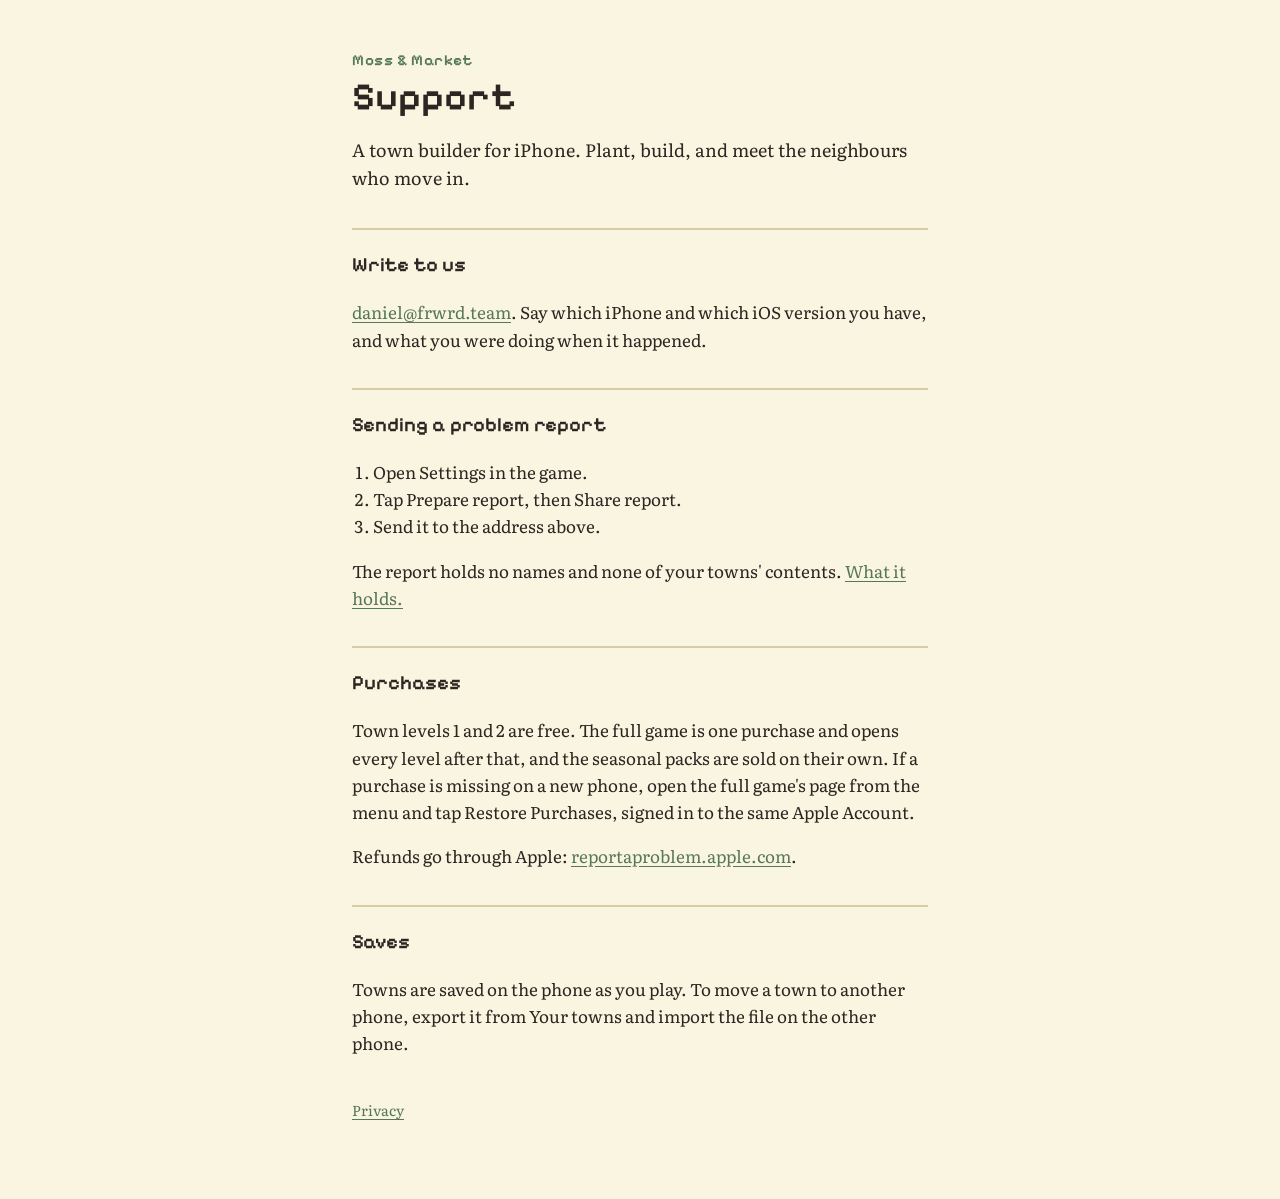
<file: index.html>
<!doctype html>
<html lang="en">
<head>
<meta charset="utf-8">
<meta name="viewport" content="width=device-width, initial-scale=1">
<title>Moss &amp; Market support</title>
<meta name="description" content="Help with Moss & Market: purchases, saves and problem reports.">
<link rel="preconnect" href="https://fonts.googleapis.com">
<link rel="preconnect" href="https://fonts.gstatic.com" crossorigin>
<link href="https://fonts.googleapis.com/css2?family=Pixelify+Sans:wght@500;600&family=Literata:opsz,wght@7..72,400;7..72,600&display=swap" rel="stylesheet">
<link rel="stylesheet" href="style.css">
</head>
<body>
<main>
  <p class="eyebrow">Moss &amp; Market</p>
  <h1>Support</h1>
  <p class="lede">A town builder for iPhone. Plant, build, and meet the neighbours who move in.</p>

  <h2>Write to us</h2>
  <p><a href="mailto:daniel@frwrd.team">daniel@frwrd.team</a>. Say which iPhone and which iOS version you have, and what you were doing when it happened.</p>

  <h2>Sending a problem report</h2>
  <ol>
    <li>Open Settings in the game.</li>
    <li>Tap Prepare report, then Share report.</li>
    <li>Send it to the address above.</li>
  </ol>
  <p>The report holds no names and none of your towns' contents. <a href="privacy.html">What it holds.</a></p>

  <h2>Purchases</h2>
  <p>Town levels 1 and 2 are free. The full game is one purchase and opens every level after that, and the seasonal packs are sold on their own. If a purchase is missing on a new phone, open the full game's page from the menu and tap Restore Purchases, signed in to the same Apple Account.</p>
  <p>Refunds go through Apple: <a href="https://reportaproblem.apple.com">reportaproblem.apple.com</a>.</p>

  <h2>Saves</h2>
  <p>Towns are saved on the phone as you play. To move a town to another phone, export it from Your towns and import the file on the other phone.</p>

  <p class="meta"><a href="privacy.html">Privacy</a></p>
</main>
</body>
</html>
</file>
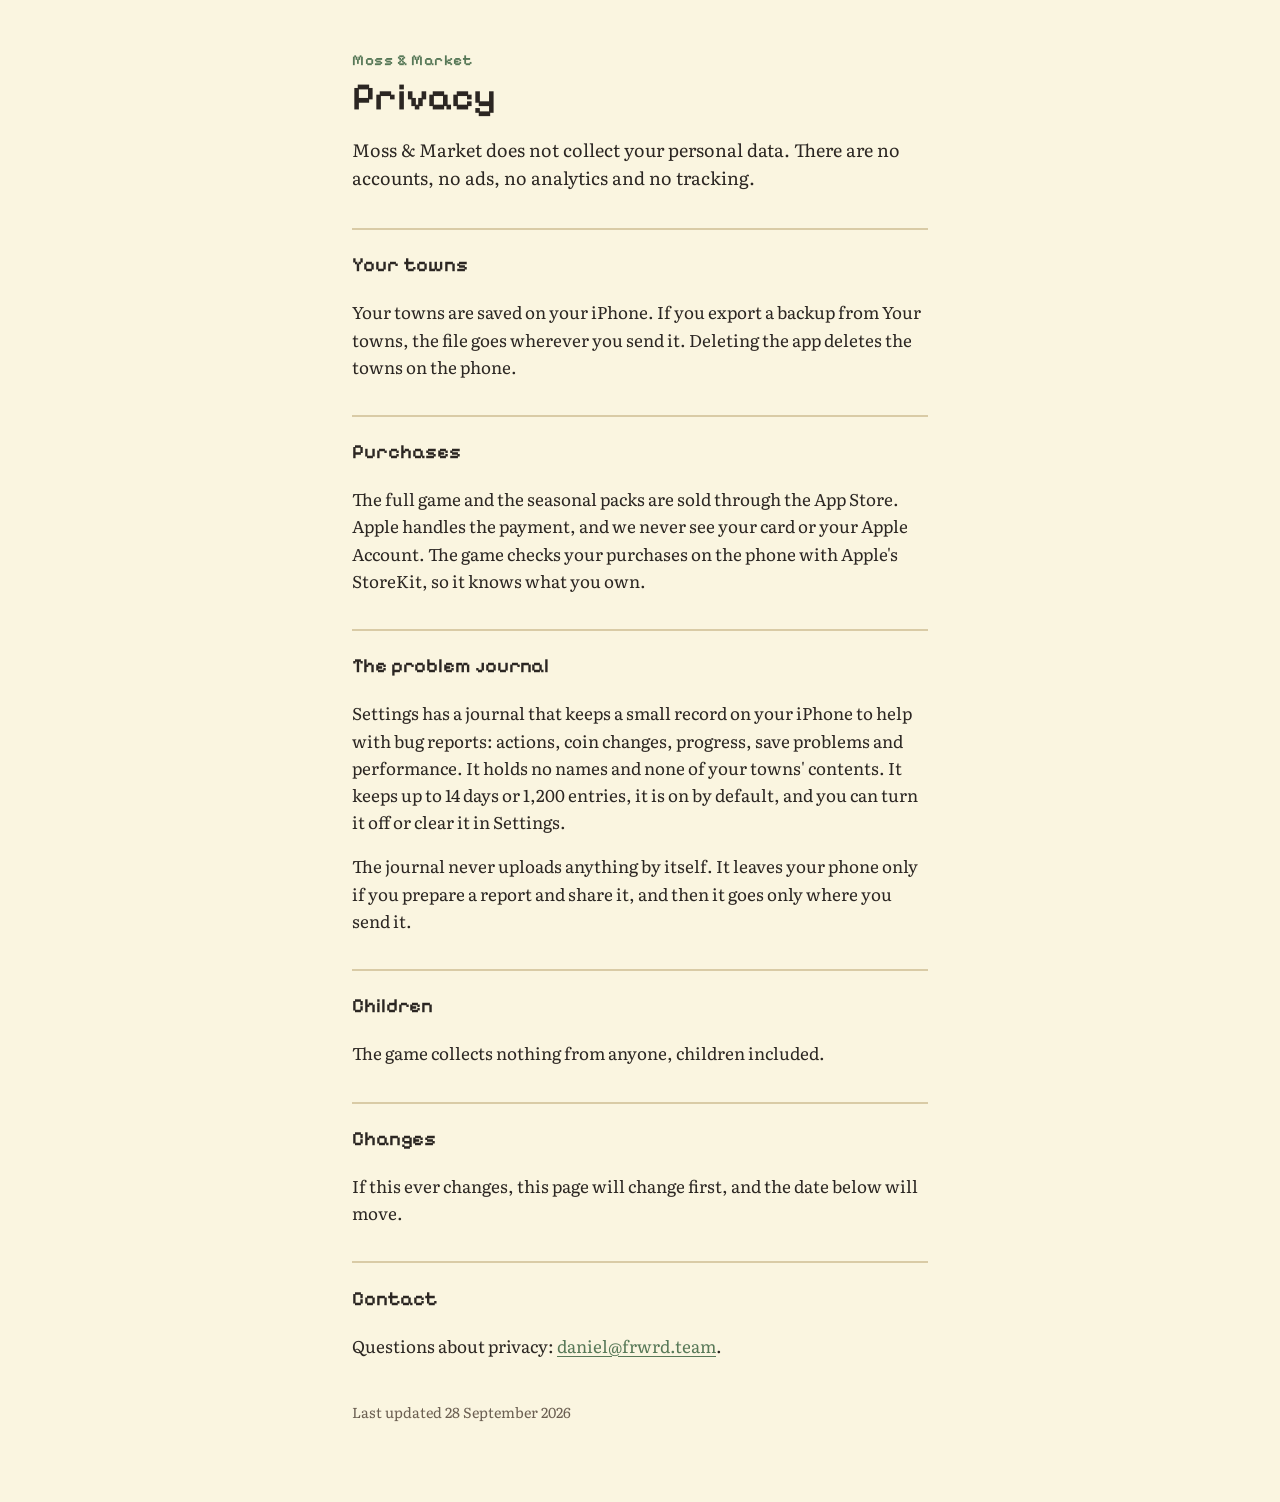
<file: privacy.html>
<!doctype html>
<html lang="en">
<head>
<meta charset="utf-8">
<meta name="viewport" content="width=device-width, initial-scale=1">
<title>Moss &amp; Market privacy</title>
<meta name="description" content="What Moss & Market keeps, where it keeps it, and what leaves your iPhone.">
<link rel="preconnect" href="https://fonts.googleapis.com">
<link rel="preconnect" href="https://fonts.gstatic.com" crossorigin>
<link href="https://fonts.googleapis.com/css2?family=Pixelify+Sans:wght@500;600&family=Literata:opsz,wght@7..72,400;7..72,600&display=swap" rel="stylesheet">
<link rel="stylesheet" href="style.css">
</head>
<body>
<main>
  <p class="eyebrow"><a href="index.html">Moss &amp; Market</a></p>
  <h1>Privacy</h1>
  <p class="lede">Moss &amp; Market does not collect your personal data. There are no accounts, no ads, no analytics and no tracking.</p>

  <h2>Your towns</h2>
  <p>Your towns are saved on your iPhone. If you export a backup from Your towns, the file goes wherever you send it. Deleting the app deletes the towns on the phone.</p>

  <h2>Purchases</h2>
  <p>The full game and the seasonal packs are sold through the App Store. Apple handles the payment, and we never see your card or your Apple Account. The game checks your purchases on the phone with Apple's StoreKit, so it knows what you own.</p>

  <h2>The problem journal</h2>
  <p>Settings has a journal that keeps a small record on your iPhone to help with bug reports: actions, coin changes, progress, save problems and performance. It holds no names and none of your towns' contents. It keeps up to 14 days or 1,200 entries, it is on by default, and you can turn it off or clear it in Settings.</p>
  <p>The journal never uploads anything by itself. It leaves your phone only if you prepare a report and share it, and then it goes only where you send it.</p>

  <h2>Children</h2>
  <p>The game collects nothing from anyone, children included.</p>

  <h2>Changes</h2>
  <p>If this ever changes, this page will change first, and the date below will move.</p>

  <h2>Contact</h2>
  <p>Questions about privacy: <a href="mailto:daniel@frwrd.team">daniel@frwrd.team</a>.</p>

  <p class="meta">Last updated 28 September 2026</p>
</main>
</body>
</html>
</file>
<file: style.css>
:root {
  --paper: #FAF5E0;
  --paper2: #F5E5BF;
  --ink: #2B2622;
  --muted: #6B5F52;
  --leaf: #577857;
  --rule: #D9CBA6;
}
@media (prefers-color-scheme: dark) {
  :root:not([data-theme="light"]) {
    --paper: #1F1C18;
    --paper2: #2A2620;
    --ink: #F1E8D2;
    --muted: #B9AC96;
    --leaf: #8DB582;
    --rule: #3A342C;
  }
}
:root[data-theme="dark"] {
  --paper: #1F1C18;
  --paper2: #2A2620;
  --ink: #F1E8D2;
  --muted: #B9AC96;
  --leaf: #8DB582;
  --rule: #3A342C;
}
* { box-sizing: border-box; }
body {
  margin: 0;
  background: var(--paper);
  color: var(--ink);
  font-family: "Literata", Georgia, "Times New Roman", serif;
  font-size: 17px;
  line-height: 1.6;
}
main { max-width: 38rem; margin: 0 auto; padding: 48px 16px 64px; }
h1, h2, .eyebrow { font-family: "Pixelify Sans", ui-monospace, Menlo, monospace; font-weight: 600; text-wrap: balance; }
h1 { font-size: 2.4rem; line-height: 1.1; margin: 0.2rem 0 1rem; }
h2 { font-size: 1.25rem; margin: 2.2rem 0 0.4rem; padding-top: 1.2rem; border-top: 2px solid var(--rule); }
.eyebrow { margin: 0; font-size: 0.95rem; letter-spacing: 0.04em; color: var(--leaf); }
.eyebrow a { color: inherit; text-decoration: none; }
.lede { font-size: 1.12rem; }
.meta { margin-top: 2.6rem; color: var(--muted); font-size: 0.9rem; }
a { color: var(--leaf); text-underline-offset: 3px; }
a:focus-visible { outline: 2px solid var(--leaf); outline-offset: 2px; }
ol { padding-left: 1.3rem; }
</file>
